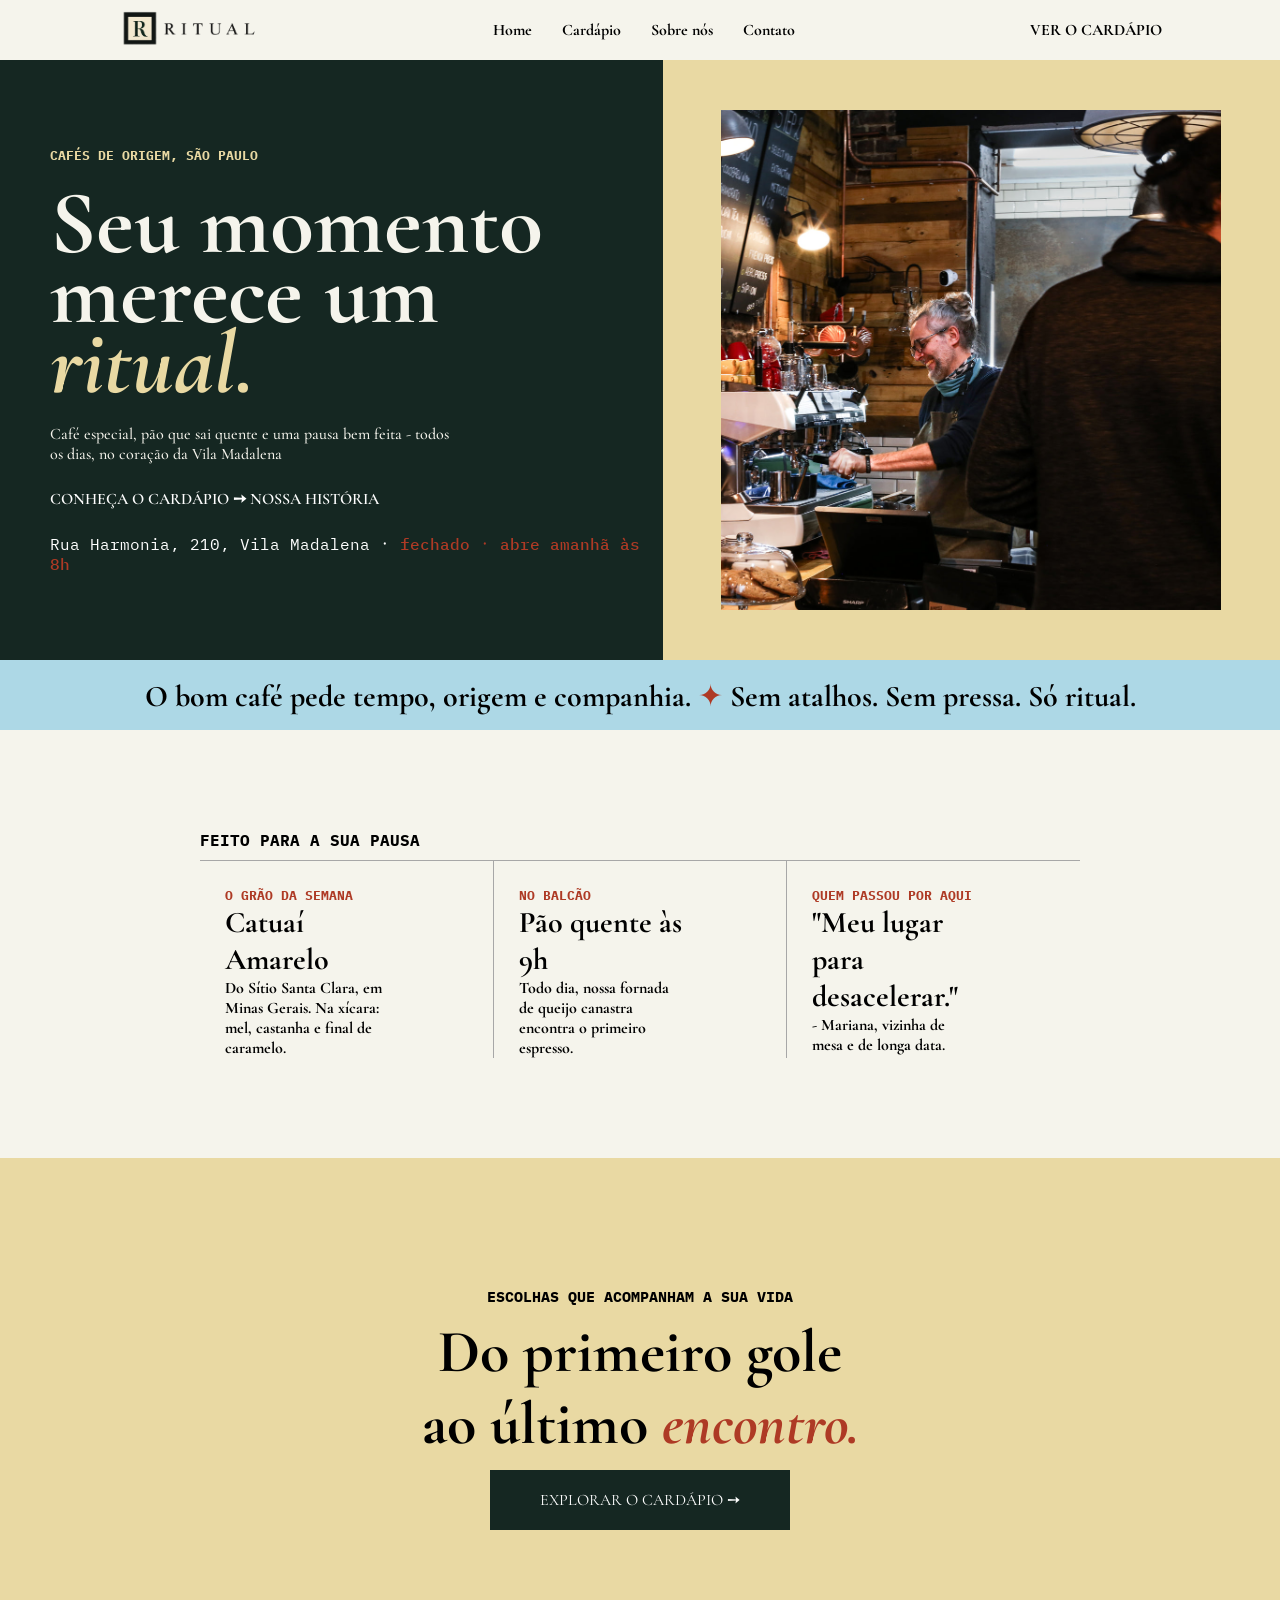
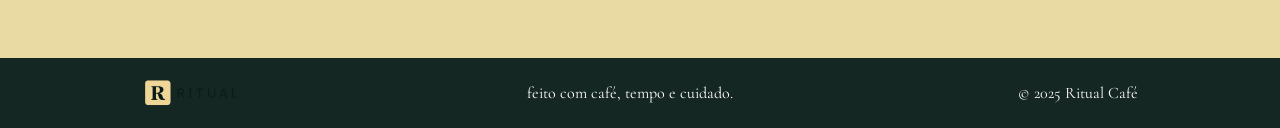
<file: index.html>
<!DOCTYPE html>
<html lang="en">

<head>
    <meta charset="UTF-8">
    <meta name="viewport" content="width=device-width, initial-scale=1.0">
    <link rel="stylesheet" href="style.css">
    <link rel="preconnect" href="https://fonts.googleapis.com">
    <link rel="preconnect" href="https://fonts.gstatic.com" crossorigin>
    <link
        href="https://fonts.googleapis.com/css2?family=Cormorant+Garamond:ital,wght@0,300..700;1,300..700&family=IBM+Plex+Mono:ital,wght@0,100;0,200;0,300;0,400;0,500;0,600;0,700;1,100;1,200;1,300;1,400;1,500;1,600;1,700&display=swap"
        rel="stylesheet">
    <title>Home</title>
</head>

<body>
    <header>
        <img src="imagens/logo header.png" alt="logo">
        <div class="cabecalho">
            <a class="ativo" href="#">Home</a>
            <a href="#">Cardápio</a>
            <a href="#">Sobre nós</a>
            <a href="#">Contato</a>
        </div>
        <a class="ver" href="#">VER O CARDÁPIO</a>
    </header>

    <div class="hero">
        <div class="caixa-texto">
            <h5>CAFÉS DE ORIGEM, SÃO PAULO</h5>
            <h1>Seu momento merece um <span class="pri">ritual.</span></h1>
            <p>Café especial, pão que sai quente e uma pausa bem feita -
                todos os dias, no coração da Vila Madalena</p>
            <div class="ancoras">
                <a href="">CONHEÇA O CARDÁPIO ➙</a>
                <a href="">NOSSA HISTÓRIA</a>
            </div>
            <h6>Rua Harmonia, 210, Vila Madalena ᛫ <span class="laran">fechado ᛫ abre amanhã às 8h</span></h6>

        </div>
        <div class="fundo-img">
            <div class="imagem"></div>
        </div>
    </div>

    <div class="fita-azul">
        <p>O bom café pede tempo, origem e companhia. <span class="oran"> ✦</span> Sem atalhos. Sem pressa. Só ritual.
        </p>
    </div>

    <div class="caixas">
        <h4>FEITO PARA A SUA PAUSA</h4>
        <div class="caixona">
            <div class="caixa">
                <h5>O GRÃO DA SEMANA</h5>
                <h2>Catuaí Amarelo</h2>
                <p>Do Sítio Santa Clara, em Minas Gerais. Na xícara: mel, castanha e final de caramelo.</p>
            </div>
            <div class="caixa">
                <h5>NO BALCÃO</h5>
                <h2>Pão quente às 9h</h2>
                <p>Todo dia, nossa fornada de queijo canastra encontra o primeiro espresso.</p>
            </div>
            <div class="caixa l2">
                <h5>QUEM PASSOU POR AQUI</h5>
                <h2>"Meu lugar para desacelerar."</h2>
                <p>- Mariana, vizinha de mesa e de longa data.</p>
            </div>
        </div>
    </div>

    <div class="final">
        <h6>ESCOLHAS QUE ACOMPANHAM A SUA VIDA</h6>
        <h1>Do primeiro gole ao último <span class="anja">encontro.</span></h1>
        <a class="botao" href="">EXPLORAR O CARDÁPIO ➙</a>
    </div>
</body>

<footer>
    <img src="imagens/logo footer.png" alt="logo">
    <p>feito com café, tempo e cuidado.</p>
    <p>© 2025 Ritual Café</p>
</footer>

</html>
</file>
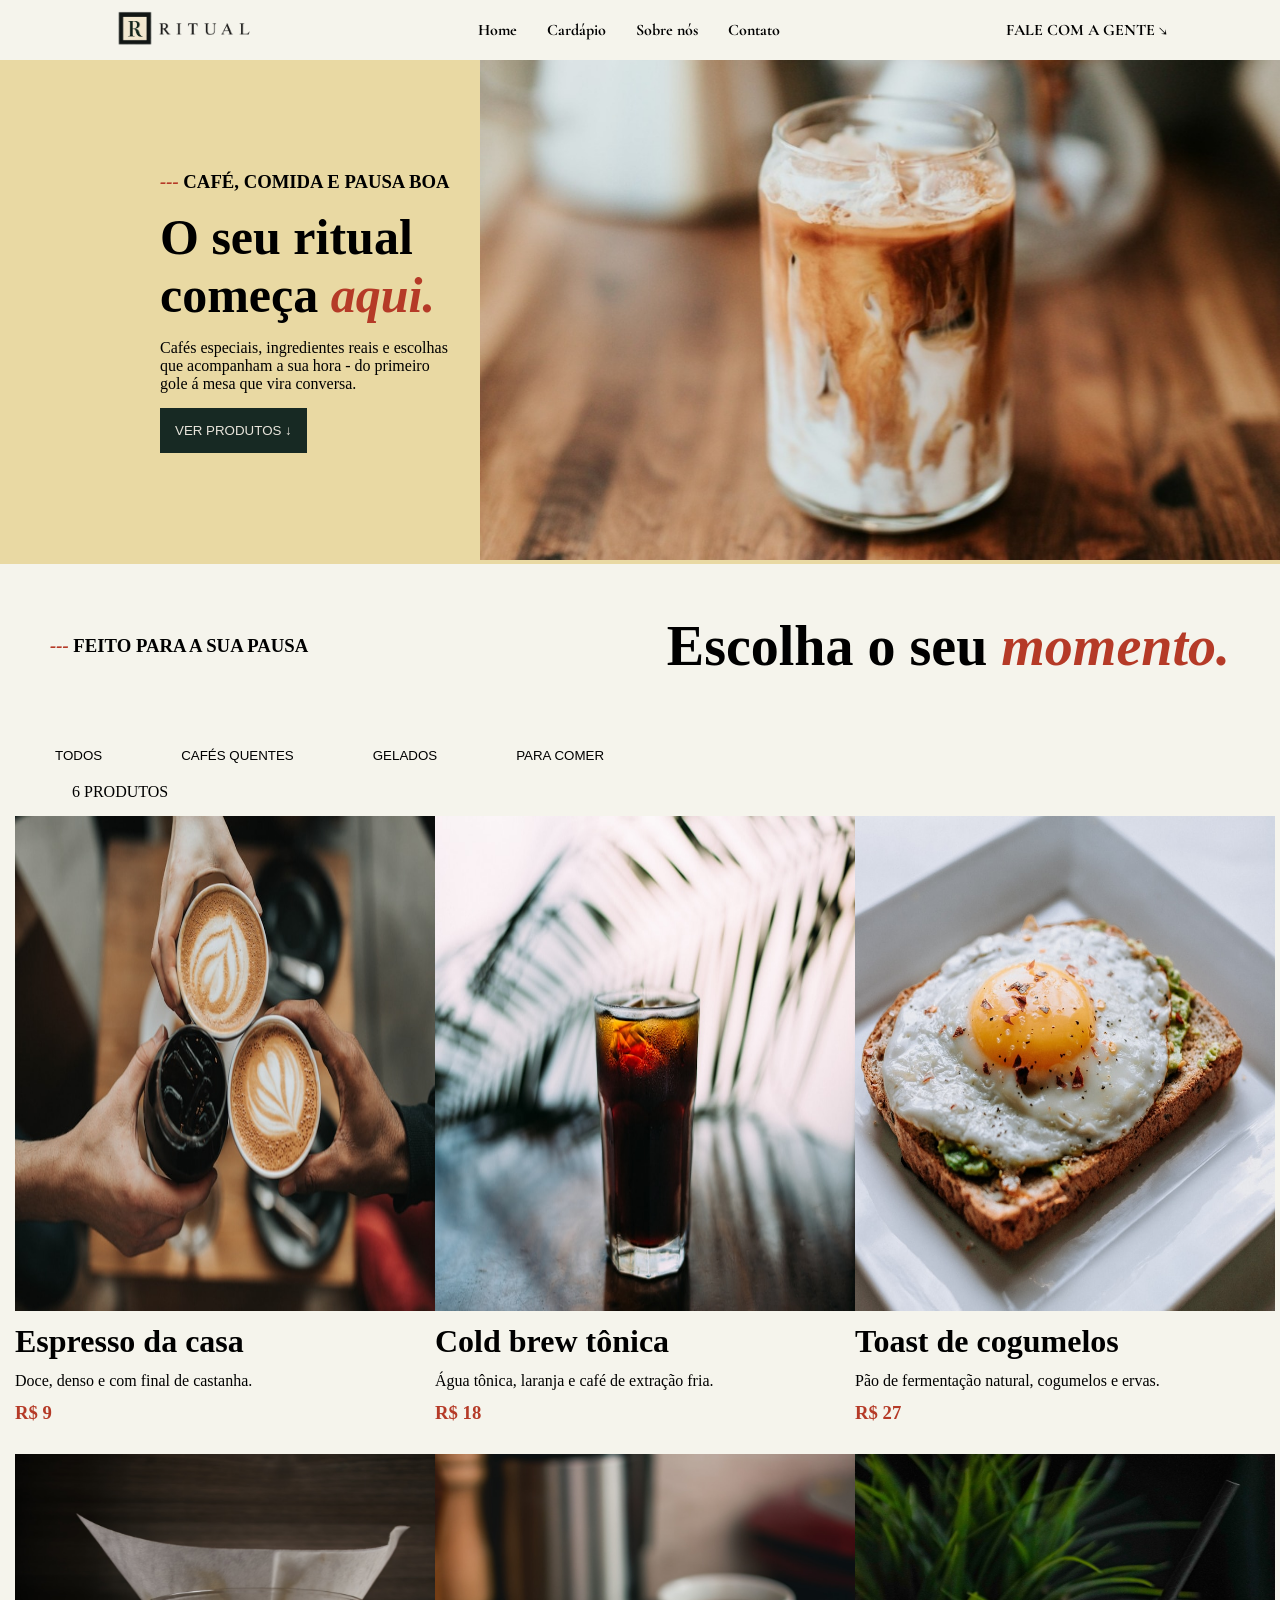
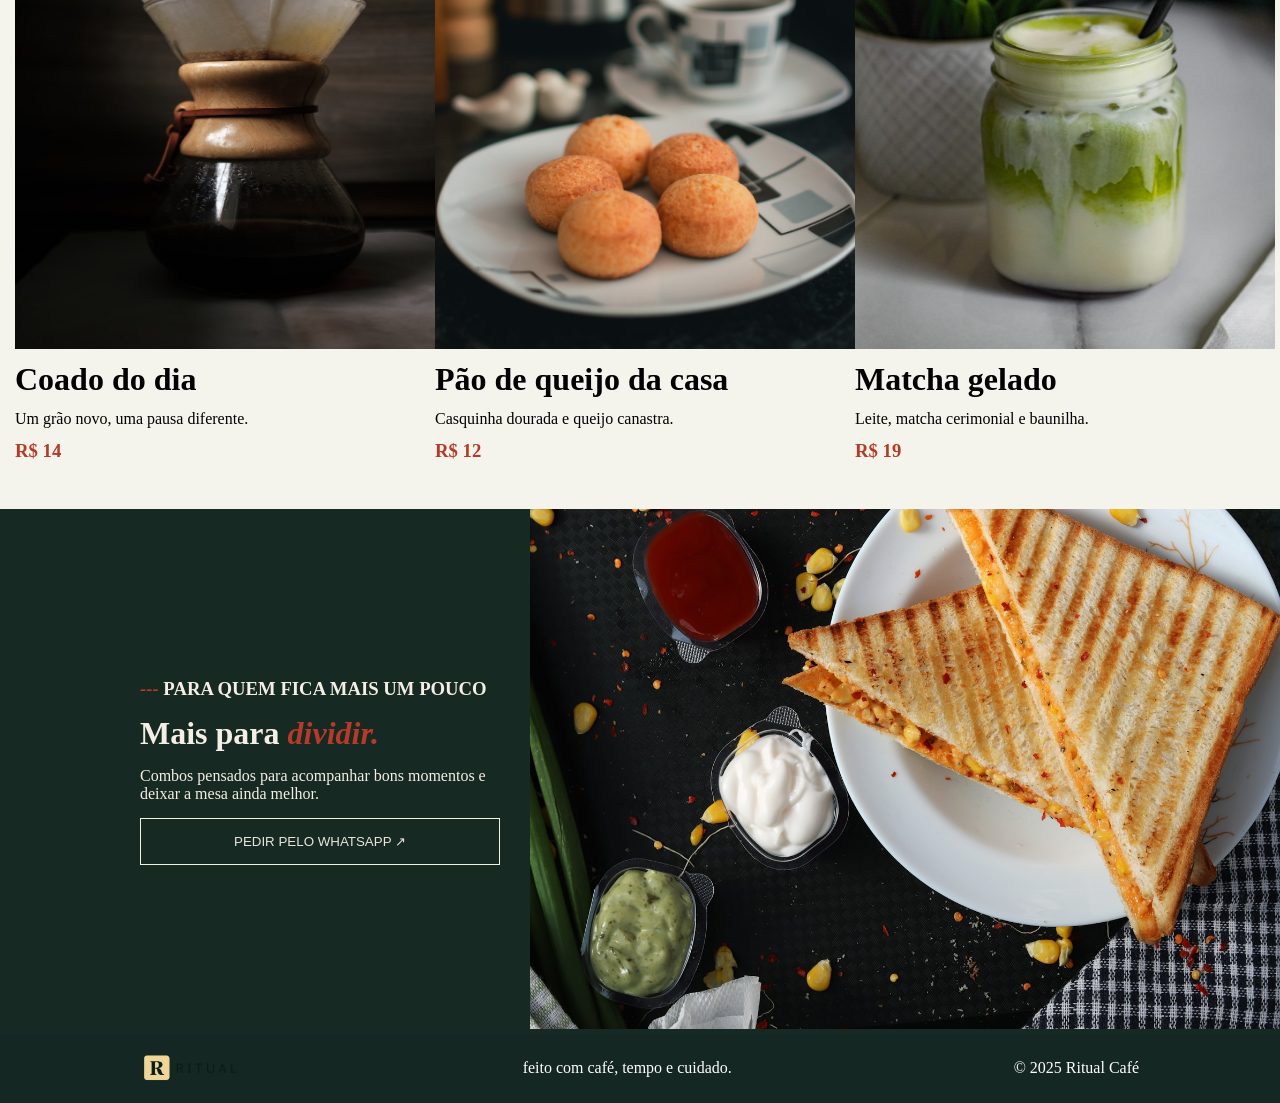
<file: cardapio.html>
<!DOCTYPE html>
<html lang="pt-br">
<head>
    <meta charset="UTF-8">
    <meta name="viewport" content="width=device-width, initial-scale=1.0">
    <link rel="stylesheet" href="cardapio.css">
    <link rel="preconnect" href="https://fonts.googleapis.com">
<link rel="preconnect" href="https://fonts.gstatic.com" crossorigin>
<link href="https://fonts.googleapis.com/css2?family=Cormorant+Garamond:ital,wght@0,300..700;1,300.
.700&family=Montserrat:ital,wght@0,100..900;1,100..900&family=Poppins:ital,wght@0,100;0,200;0,300;0,
400;0,500;0,600;0,700;0,800;0,900;1,100;1,200;1,300;1,400;1,500;1,600;1,700;1,800;1,900&display=swap"
 rel="stylesheet">
    <title>Cardápio - Cafeteria</title>
</head>
<body>
    <header class="fonte">
           <img src="images/logo header_ cafeteria.png" alt="logo">
        <div class="cabecalho">
            <a href="#">Home</a>
            <a href="#">Cardápio</a>
            <a href="#">Sobre nós</a>
            <a href="#">Contato</a>
        </div>
        <a class="ver" href="#">FALE COM A GENTE ↘</a>
    </header>
    <div class="hero">
        <div class="inicio">
            <h3><i>---</i> CAFÉ, COMIDA E PAUSA BOA</h3>
            <h1 class="linha">O seu ritual começa <i>aqui.</i></h1>
            <p class="paragrafo">Cafés especiais, ingredientes reais e escolhas que acompanham a sua hora - do primeiro gole á mesa que vira conversa.</p>
            <button>VER PRODUTOS ↓</button>
        </div>

        <div class="cafe">
            <img src="images/img_cafe_cardapio.jpeg" alt="">
        </div>
    </div>
    <!-- começo cardapio -->
    <div class="cabeca">
        <h3><i>---</i> FEITO PARA A SUA PAUSA</h3>
        <h1>Escolha o seu <i>momento.</i></h1>
    </div>
    <div class="catalogo">
        <button class="botao">TODOS</button>
        <button class="botao">CAFÉS QUENTES</button>
        <button class="botao">GELADOS</button>
        <button class="botao">PARA COMER</button>

        <p class="prod">6 PRODUTOS</p>
        <div class="itens">
            <div class="card1">
                <img src="images/product-espresso.jpg" alt="">
                <h1>Espresso da casa</h1>
                <p>Doce, denso e com final de castanha.</p>
                <h3>R$ 9</h3>
            </div>
            <div class="card2">
                <img src="images/product-cold-brew-tonica.jpg" alt="">
                <h1>Cold brew tônica</h1>
                <p>Água tônica, laranja e café de extração fria.</p>
                <h3>R$ 18</h3>
            </div>
            <div class="card3">
                <img src="images/product-toast-cogumelos.jpg" alt="">
                <h1>Toast de cogumelos</h1>
                <p>Pão de fermentação natural, cogumelos e ervas.</p>
                <h3>R$ 27</h3>
            </div>
        </div>
        <div class="itens">
            <div class="card1">
                <img src="images/product-coado.jpg" alt="">
                <h1>Coado do dia</h1>
                <p>Um grão novo, uma pausa diferente.</p>
                <h3>R$ 14</h3>
            </div>
            <div class="card2">
                <img src="images/product-pao-de-queijo.jpg" alt="">
                <h1>Pão de queijo da casa</h1>
                <p>Casquinha dourada e queijo canastra.</p>
                <h3>R$ 12</h3>
            </div>
            <div class="card3">
                <img src="images/product-matcha.jpg" alt="">
                <h1>Matcha gelado</h1>
                <p>Leite, matcha cerimonial e baunilha.</p>
                <h3>R$ 19</h3>
            </div>
        </div>
    </div>
    <div class="final">
        <div class="text">
             <h3><i>---</i> PARA QUEM FICA MAIS UM POUCO</h3>
             <h1 class="linha">Mais para <i>dividir.</i></h1>
             <p class="paragrafo">Combos pensados para acompanhar bons momentos e deixar a mesa ainda melhor.</p>
             <button>PEDIR PELO WHATSAPP ↗</button>
         </div>

         <div class="imagem">
             <img src="images/share-table.jpg" alt="">
         </div>
    </div>
    <footer>
        <img src="images/logo footer.png" alt="">
        <p>feito com café, tempo e cuidado.</p>
        <p>© 2025 Ritual Café</p>

    </footer>
</body>
</html>
</file>
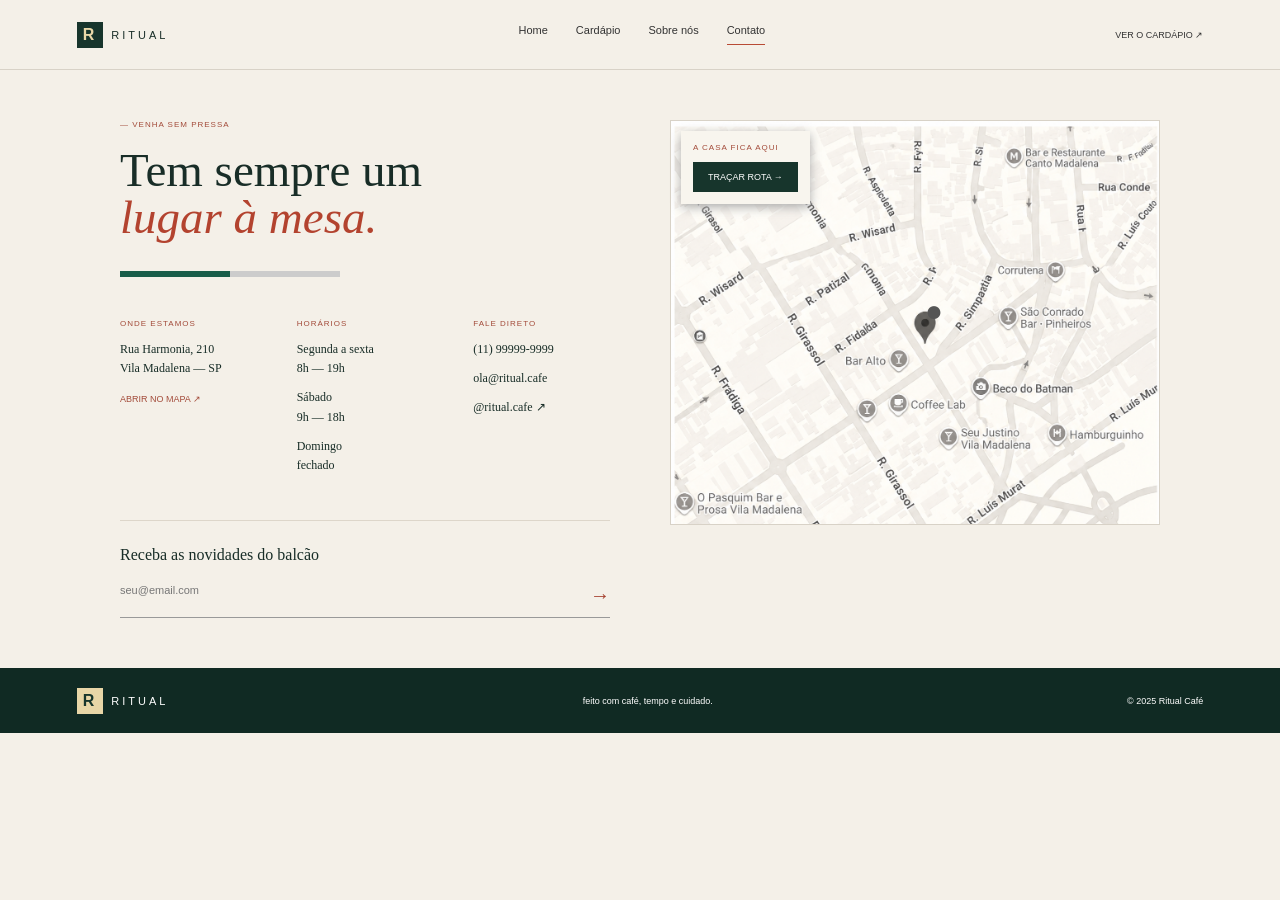
<file: Contato.html>
<!DOCTYPE html>
<html lang="pt-BR">
<head>
    <meta charset="UTF-8">
    <meta name="viewport" content="width=device-width, initial-scale=1.0">
    <title>Ritual Café</title>
    <link rel="stylesheet" href="Contato.css">
</head>

<body>

<header>
    <div class="logo">
        <span>R</span>
        RITUAL
    </div>

    <nav>
        <a href="#">Home</a>
        <a href="#">Cardápio</a>
        <a href="#">Sobre nós</a>
        <a class="ativo" href="#">Contato</a>
    </nav>

    <a href="#" class="cardapio">VER O CARDÁPIO ↗</a>
</header>

<main>

    <section class="contato">

        <div class="informacoes">

            <p class="subtitulo">— VENHA SEM PRESSA</p>

            <h1>Tem sempre um<br>
                <i>lugar à mesa.</i>
            </h1>

            <div class="linha"></div>

            <div class="dados">

                <div>
                    <small>ONDE ESTAMOS</small>
                    <p>Rua Harmonia, 210<br>
                    Vila Madalena — SP</p>
                    <a href="#">ABRIR NO MAPA ↗</a>
                </div>

                <div>
                    <small>HORÁRIOS</small>
                    <p>Segunda a sexta<br>
                    8h — 19h</p>
                    <p>Sábado<br>
                    9h — 18h</p>
                    <p>Domingo<br>
                    fechado</p>
                </div>

                <div>
                    <small>FALE DIRETO</small>
                    <p>(11) 99999-9999</p>
                    <p>ola@ritual.cafe</p>
                    <p>@ritual.cafe ↗</p>
                </div>

            </div>

            <div class="novidades">
                <h2>Receba as novidades do balcão</h2>

                <div class="email">
                    <span>seu@email.com</span>
                    <button>→</button>
                </div>
            </div>

        </div>

        <div class="mapa">
            <div class="mapa-topo">
                <small>A CASA FICA AQUI</small>
                <button>TRAÇAR ROTA →</button>
            </div>

            <div class="mapa-img">
                <div class="pin">●</div>
            </div>
        </div>

    </section>

</main>

<footer>
    <div class="logo">
        <span>R</span>
        RITUAL
    </div>

    <p>feito com café, tempo e cuidado.</p>

    <p>© 2025 Ritual Café</p>
</footer>

</body>
</html>
</file>
<file: style.css>
*{
    padding: 0;
    margin: 0;
    box-sizing: border-box;
    font-family: "Cormorant Garamond", serif;
}

header{
    display: flex;
    justify-content: space-around;
    align-items: center;
    background-color: #F5F4EC;
    width: 100%;
    height: 60px;
    
    img{
        width: 140px;
    }

    .cabecalho{
        display: flex;
        gap: 30px;
        a{
            color: black;
            font-weight: 900;
            text-decoration: none;

            &:hover{
                color: #AE3A25;
                transition: 0.3s;
                text-decoration: underline;
             }
        }
    }

    .ver{
        color: black;
        text-decoration: none;
        font-weight: 900;
    }
}

.hero{
    width: 100%;
    display: flex;
    background-color: #152722;
    align-items: center;
    justify-content: center;
    color: #F5F4EC;

    h1{
        width: 600px;
        font-size: 90px;
        line-height: 70px;
    }

    .pri{
        color: #E9D9A3;
        font-style: italic;
    }

    h5{
        color: #E9D9A3;
        font-family: "IBM Plex Mono", monospace;
    }
    
    p{
        font-weight: 500;
        width: 400px;
    }

    a{
        text-decoration: none;
        font-weight: 600;
        color: white;
        width: 800px;
    }

    h6{
        color: white;
        font-weight: 400;
        font-size: medium;  
        font-family: "IBM Plex Mono", monospace;

        .laran{
            color: #AE3A25;
            font-weight: 500;
            font-family: "IBM Plex Mono", monospace;
        }
    }

    .caixa-texto{
        width: 50%;
        display: flex;
        flex-direction: column;
        gap: 25px;
        background-color: #152722;
        flex-direction: column;
        margin-left: 50px;

    }

    .fundo-img{
        width: 50%;
        display: flex;
        align-items: center;
        justify-content: center;
        background-color: #E9D9A3;
        padding: 50px;
    }

    .imagem{
        background-image: url(imagens/hero-barista.jpg);
        width: 500px;
        height: 500px;
        background-position: right;
        background-size: cover;
    }
}

.fita-azul{
    width: 100%;
    background-color: lightblue;
    display: flex;
    justify-content: center;
    align-items: center;
    text-align: center;
    font-weight: 700;
    font-size: 30px;
    height: 70px;

    .oran{
            color: #AE3A25;
            font-weight: 500;
            font-family: "IBM Plex Mono", monospace;
        }
}

.caixas{
    display: flex;
    justify-content: center;
    flex-direction: column;
    padding: 100px 200px;
    background-color: #F5F4EC;

    h4{
        text-align: left;
        justify-content: left;
        font-family: "IBM Plex Mono", monospace;
    }
}

.caixona{
    display: flex;
    margin-top: 10px;

}

.caixa{
    display: flex;
    flex-direction: column;
    width: 600px;
    border-top: 1px solid #a7a7a7;
    border-right: 1px solid #a7a7a7;
    padding: 25px 100px 0px 25px;

    
    h5{
        color: #AE3A25;
        font-family: "IBM Plex Mono", monospace;
    }

    h2{
        font-size: 30px;
    }

    h6{
        font-family: "IBM Plex Mono", monospace;
        padding-top: 10px;
    }

    p{
        font-weight: 700;
    }

}

.l2{
    border-right: none;
}

.final{
    display: flex;
    flex-direction: column;
    justify-content: center;
    align-items: center;
    background-color: #E9D9A3;
    padding: 130px;
    gap: 10px;
    height: 500px;

    h1{
        font-size: 60px;
        width: 470px;
        text-align: center;
        font-weight: 900;

        .anja{
            color: #AE3A25;
            font-weight: 900;
            font-style: italic;
        }
    }

    h6{
        font-size: 15px;
        font-family: "IBM Plex Mono", monospace;
    }

    .botao{
        background-color: #152722;
        padding: 20px;
        color: white;
        text-decoration: none;
        width: 300px;
        justify-content: center;
        align-items: center;
        text-align: center;

        &:hover{
            background-color: #AE3A25;
            transition: 0.3s;
        }
    }
}

footer{
    display: flex;
    background-color: #152722;
    width: 100%;
    height: 70px;
    justify-content: space-around;
    align-items: center;
    color: white;

    img{
        width: 100px;
    }
}
</file>
<file: cardapio.css>
*{
    margin: 0%;
    padding: 0%;
}

/*
 CORES:
    color - Bege escuro: #E8D8A3;
    color - Verde escuro: #152722;
    color - Bege claro: #F5F4EC;
    color - Azul claro: #82B5C2;
    color - Laranja escuro: #AE3A25;
*/
.body{
    font-family: "IBM Plex Mono", monospace;
}
.fonte{
    font-family:  "Cormorant Garamond", serif;
}

header{
    display: flex;
    justify-content: space-around;
    align-items: center;
    background-color: #F5F4EC;
    width: 100%;
    height: 60px;
    
    img{
        width: 140px;
    }

    .cabecalho{
        display: flex;
        gap: 30px;
        a{
            color: black;
            font-weight: 900;
            text-decoration: none;

            &:hover{
                color: #AE3A25;
                transition: 0.3s;
                text-decoration: underline;
             }
        }
    }

    .ver{
        color: black;
        text-decoration: none;
        font-weight: 900;
    }
}


.hero{
    display: flex;
    align-items: center;
    justify-content: space-between;
    background-color:#E9D9A3;
    gap: 12px;
    i{
        color: #B53A27;
    }
    .inicio{
        display: flex;
        flex-direction: column;
        align-items: flex-start;
        max-width: 300px;
        margin-left: 160px;
        gap: 15px;
        .paragrafo{
            max-width: 590px;
        }
        .linha{
            font-size: 50px;
            i{
                color: #B53A27;
            }
        }
        button{
            padding: 15px;
            background-color: #172923;
            color: #E9E5DC;
            border: none;
            cursor: pointer;
        }
    }
    .cafe{
        img{
            width: 800px;
            height: 500px;
        }
    }
}
.cabeca{
    padding: 50px;
    display: flex;
    align-items: center;
    justify-content: space-between;
    background-color: #F5F4EC;
    i{
        color: #B53A27;
    }
    h1{
        font-size: 350%;
    }
}
.catalogo{
    padding-bottom: 32px;
    background-color: #F5F4EC;
    .botao{
        background-color: #F5F4EC;
        padding: 20px;
        border: none;
        margin-left: 35px;
        cursor: pointer;
        &:hover{
                transition: 0.3s;
                text-decoration: 2.5px underline #AE3A25;
             }
    }
}
.prod{
    margin-left: 72px;
}
.itens{
    display: flex;
    justify-content: space-evenly;
    padding: 15px;
    .card1, .card2, .card3{
        display: flex;
        flex-direction: column;
        max-width: 480px;
        gap: 12px;
        img{
            width: 420px;
            height: 495px;
        }
        h3{
            color: #B53A27;
        }
    }
}

.final{
    display: flex;
    align-items: center;
    justify-content: space-between;
    background-color: #172923;
    i{
        color: #B53A27;
    }
    .text{
        display: flex;
        flex-direction: column;
        color: #F4EFE5;
        max-width: 360px;
        margin-left: 140px;
        gap: 15px;
        button{
            cursor: pointer;
            padding: 15px;
            background-color: #172923;
            color: #E9E5DC;
            border:solid 1px #F4EFE5;
        }
    }
    .imagem{
        img{
            width: 750PX;
            height: 520px;
        }
    }
}

footer{
    display: flex;
    background-color: #152722;
    width: 100%;
    height: 70px;
    justify-content: space-around;
    align-items: center;
    color: white;

    img{
        width: 100px;
    }
}
</file>
<file: Contato.css>
* {
    margin: 0;
    padding: 0;
    box-sizing: border-box;
}

body {
    background: #f4f0e8;
    color: #182d27;
    font-family: Georgia, serif;
}

header {
    height: 70px;
    border-bottom: 1px solid #d8d2c7;
    display: flex;
    align-items: center;
    justify-content: space-between;
    padding: 0 6%;
}

.logo {
    display: flex;
    align-items: center;
    gap: 8px;
    font-family: Arial, sans-serif;
    font-size: 11px;
    letter-spacing: 3px;
}

.logo span {
    background: #17352c;
    color: #e9d8a8;
    padding: 4px 6px;
    font-weight: bold;
    font-size: 16px;
}

nav {
    display: flex;
    gap: 28px;
}

nav a,
.cardapio {
    text-decoration: none;
    color: #333;
    font-family: Arial, sans-serif;
    font-size: 11px;
}

nav .ativo {
    border-bottom: 1px solid #b84b35;
    padding-bottom: 8px;
}

.cardapio {
    font-size: 9px;
}

.contato {
    max-width: 1100px;
    margin: 50px auto;
    padding: 0 30px;
    display: flex;
    gap: 60px;
}

.informacoes {
    width: 50%;
}

.subtitulo,
small {
    color: #a34b3a;
    font-family: Arial, sans-serif;
    font-size: 8px;
    letter-spacing: 1px;
}

h1 {
    margin: 18px 0 30px;
    font-size: 47px;
    line-height: 1;
    font-weight: normal;
}

h1 i {
    color: #b3432f;
}

.linha {
    width: 220px;
    height: 6px;
    background: linear-gradient(
        to right,
        #185d49 50%,
        #ccc 50%
    );
    margin-bottom: 35px;
}

.dados {
    display: flex;
    gap: 40px;
}

.dados > div {
    flex: 1;
}

.dados p {
    font-size: 12px;
    line-height: 1.6;
    margin: 10px 0;
}

.dados a {
    color: #a34b3a;
    font: 9px Arial;
    text-decoration: none;
}

.novidades {
    border-top: 1px solid #ddd6ca;
    margin-top: 35px;
    padding-top: 25px;
}

.novidades h2 {
    font-size: 16px;
    font-weight: normal;
    margin-bottom: 20px;
}

.email {
    border-bottom: 1px solid #999;
    padding-bottom: 10px;
    display: flex;
    justify-content: space-between;
    color: #777;
    font: 11px Arial;
}

.email button {
    border: 0;
    background: none;
    color: #a43f2d;
    font-size: 20px;
}

.mapa {
    width: 50%;
    height: 405px;
    border: 1px solid #d8d2c7;
    position: relative;
    background: #e4e0d6;
}

.mapa-topo {
    position: absolute;
    z-index: 2;
    top: 10px;
    left: 10px;
    background: #f8f5ee;
    padding: 12px;
    box-shadow: 0 3px 10px #aaa;
}

.mapa-topo small {
    display: block;
    margin-bottom: 10px;
}

.mapa-topo button {
    background: #17352c;
    color: white;
    border: 0;
    padding: 10px 15px;
    font-size: 9px;
}

.mapa-img {
    width: 100%;
    height: 100%;
    background-image: url(Imagens/ChatGPT\ Image\ 19\ de\ ago.\ de\ 2026\,\ 07_59_13.png);
    background-size: cover;
    position: relative;
}

.pin {
    position: absolute;
    top: 43%;
    left: 52%;
    font-size: 30px;
    color: #555;
}

footer {
    min-height: 65px;
    background: #102a23;
    color: white;
    display: flex;
    align-items: center;
    justify-content: space-between;
    padding: 0 6%;
    font: 9px Arial;
}

footer .logo span {
    background: #e8d6a7;
    color: #17352c;
}

@media (max-width: 800px) {
    .contato {
        flex-direction: column;
    }

    .informacoes,
    .mapa {
        width: 100%;
    }

    nav {
        display: none;
    }

    h1 {
        font-size: 38px;
    }

    .dados {
        flex-direction: column;
        gap: 15px;
    }

    footer {
        gap: 20px;
        padding: 20px;
    }
}
</file>
